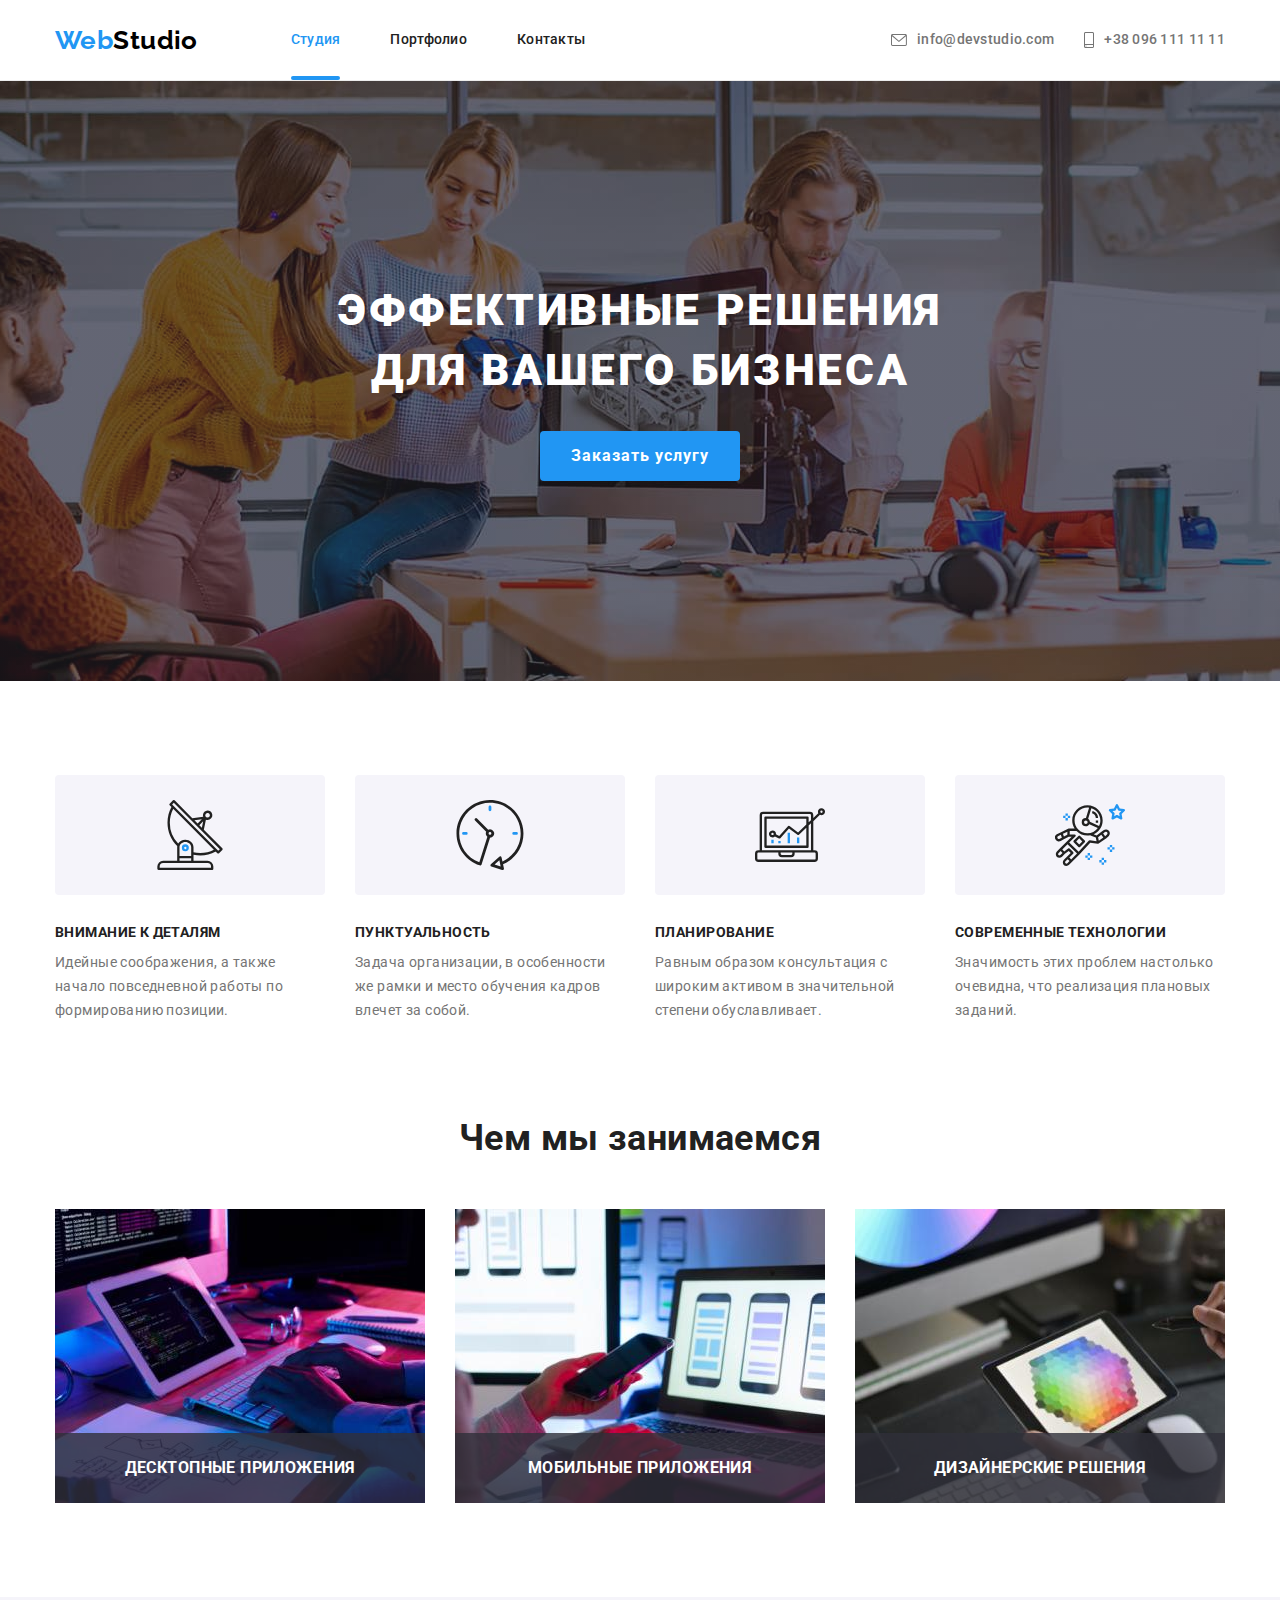
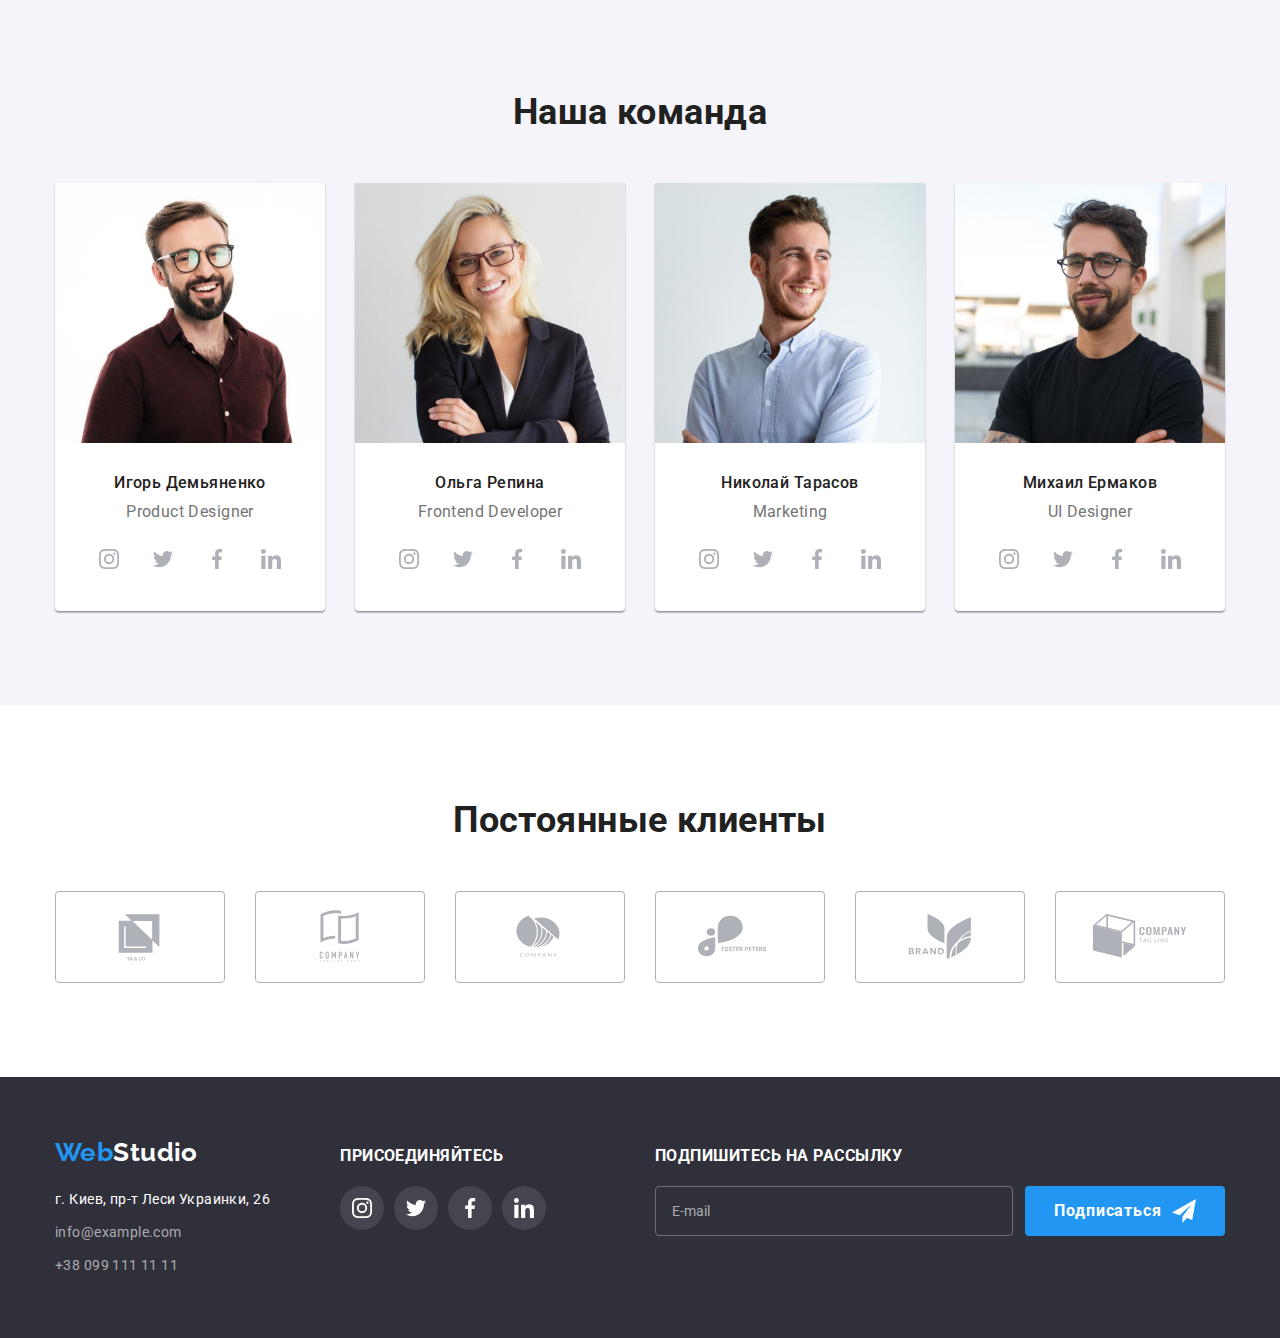
<file: index.html>
<!DOCTYPE html>
<html lang="ru">
    <head>
        <meta charset="UTF-8" />
        <meta http-equiv="X-UA-Compatible" content="IE=edge" />
        <meta name="viewport" content="width=device-width, initial-scale=1.0" />
        <link rel="preconnect" href="https://fonts.googleapis.com" />
        <link rel="preconnect" href="https://fonts.gstatic.com" crossorigin />
        <link
            href="https://fonts.googleapis.com/css2?family=Raleway:wght@700&family=Roboto:wght@400;500;700;900&display=swap"
            rel="stylesheet"
        />
        <link
            rel="stylesheet"
            href=" https://cdnjs.cloudflare.com/ajax/libs/modern-normalize/1.1.0/modern-normalize.min.css"
        />
        <link rel="stylesheet" href="./css/styles.css" />
        <title>Студия</title>
    </head>
    <body>
        <!--            Шапка страницы          -->
        <header class="header">
            <div class="container holder">
                <nav class="header-nav holder">
                    <a class="logo-header" href="./index.html"
                        ><span class="web-logo">Web</span>Studio</a
                    >
                    <ul class="navigation list holder">
                        <li class="nav-item">
                            <a class="navigation-link current" href="./index.html">Студия</a>
                        </li>
                        <li class="nav-item">
                            <a class="navigation-link" href="./portfolio.html">Портфолио</a>
                        </li>
                        <li class="nav-item">
                            <a class="navigation-link" href="">Контакты</a>
                        </li>
                    </ul>
                </nav>
                <ul class="contacts-list list holder">
                    <li class="contacts-list-item">
                        <a class="header-contacts" href="mailto:info@devstudio.com">
                            <svg class="header-contacts-icon" width="16" height="12">
                                <use href="./images/icons.svg#icon-envelope"></use>
                            </svg>
                            info@devstudio.com</a
                        >
                    </li>
                    <li class="contacts-list-item">
                        <a class="header-contacts" href="tel:+380961111111">
                            <svg class="header-contacts-icon" width="10" height="16">
                                <use href="./images/icons.svg#icon-smartphone"></use>
                            </svg>
                            +38 096 111 11 11</a
                        >
                    </li>
                </ul>
            </div>
        </header>

        <main>
            <!-- Герой -->
            <section class="hero">
                <div class="hero-box container">
                    <h1 class="hero-title">Эффективные решения для вашего бизнеса</h1>
                    <button type="button" class="hero-button" data-modal-open>
                        Заказать услугу
                    </button>
                </div>
            </section>

            <!--        Преимущества        -->

            <section class="features section">
                <div class="container features-box">
                    <ul class="features-list list holder">
                        <li class="features-item">
                            <div class="features-icon">
                                <svg width="70" height="70">
                                    <use href="./images/icons.svg#icon-antenna"></use>
                                </svg>
                            </div>
                            <h3 class="features-title">Внимание к деталям</h3>
                            <p class="features-description">
                                Идейные соображения, а также начало повседневной работы по
                                формированию позиции.
                            </p>
                        </li>
                        <li class="features-item">
                            <div class="features-icon">
                                <svg width="70" height="70">
                                    <use href="./images/icons.svg#icon-clock"></use>
                                </svg>
                            </div>
                            <h3 class="features-title">Пунктуальность</h3>
                            <p class="features-description">
                                Задача организации, в особенности же рамки и место обучения кадров
                                влечет за собой.
                            </p>
                        </li>
                        <li class="features-item icon-diagram">
                            <div class="features-icon">
                                <svg width="70" height="70">
                                    <use href="./images/icons.svg#icon-diagram"></use>
                                </svg>
                            </div>
                            <h3 class="features-title">Планирование</h3>
                            <p class="features-description">
                                Равным образом консультация с широким активом в значительной степени
                                обуславливает.
                            </p>
                        </li>
                        <li class="features-item icon-astronaut">
                            <div class="features-icon">
                                <svg width="70" height="70">
                                    <use href="./images/icons.svg#icon-astronaut"></use>
                                </svg>
                            </div>
                            <h3 class="features-title">Современные технологии</h3>
                            <p class="features-description">
                                Значимость этих проблем настолько очевидна, что реализация плановых
                                заданий.
                            </p>
                        </li>
                    </ul>
                </div>
            </section>

            <!--                        услуги                -->

            <section class="activity">
                <div class="activity-work container">
                    <h2 class="activity-work-title">Чем мы занимаемся</h2>
                    <ul class="activity-work-list list holder">
                        <li class="activity-work-item">
                            <img
                                class="activity-work-img"
                                src="./images/img1.jpg"
                                alt="Написание кода"
                                width="370"
                            />
                            <h3 class="activity-title holder">Десктопные приложения</h3>
                        </li>
                        <li class="activity-work-item">
                            <img
                                class="activity-work-img"
                                src="./images/img2.jpg"
                                alt="Адаптация сайта"
                                width="370"
                            />
                            <h3 class="activity-title holder">Мобильные приложения</h3>
                        </li>
                        <li class="activity-work-item">
                            <img
                                class="activity-work-img"
                                src="./images/img3.jpg"
                                alt="Разработка дизайна"
                                width="370"
                            />
                            <h3 class="activity-title holder">Дизайнерские решения</h3>
                        </li>
                    </ul>
                </div>
            </section>

            <!--            Наша команда        -->

            <section class="team section">
                <div class="container team-box">
                    <h2 class="team-title">Наша команда</h2>
                    <ul class="team-list list holder">
                        <li class="team-item">
                            <img src="./images/teamcard1.jpg" alt="Игорь Демьяненко" width="270" />
                            <h3 class="team-worker-title">Игорь Демьяненко</h3>
                            <p class="team-worker-speciality">Product Designer</p>
                            <ul class="team-soc list">
                                <li class="team-soc-item">
                                    <a href="" class="team-soc-link">
                                        <svg class="team-soc-icon" width="20" height="20">
                                            <use href="./images/icons.svg#icon-instagram"></use>
                                        </svg>
                                    </a>
                                </li>
                                <li class="team-soc-item">
                                    <a href="" class="team-soc-link">
                                        <svg class="team-soc-icon" width="20" height="20">
                                            <use href="./images/icons.svg#icon-twitter"></use>
                                        </svg>
                                    </a>
                                </li>
                                <li class="team-soc-item">
                                    <a href="" class="team-soc-link">
                                        <svg class="team-soc-icon" width="20" height="20">
                                            <use href="./images/icons.svg#icon-facebook"></use>
                                        </svg>
                                    </a>
                                </li>
                                <li class="team-soc-item">
                                    <a href="" class="team-soc-link">
                                        <svg class="team-soc-icon" width="20" height="20">
                                            <use href="./images/icons.svg#icon-linkedin"></use>
                                        </svg>
                                    </a>
                                </li>
                            </ul>
                        </li>
                        <li class="team-item">
                            <img src="./images/teamcard2.jpg" alt="Ольга Репина" width="270" />
                            <h3 class="team-worker-title">Ольга Репина</h3>
                            <p class="team-worker-speciality">Frontend Developer</p>
                            <ul class="team-soc list">
                                <li class="team-soc-item">
                                    <a href="" class="team-soc-link">
                                        <svg class="team-soc-icon" width="20" height="20">
                                            <use href="./images/icons.svg#icon-instagram"></use>
                                        </svg>
                                    </a>
                                </li>
                                <li class="team-soc-item">
                                    <a href="" class="team-soc-link">
                                        <svg class="team-soc-icon" width="20" height="20">
                                            <use href="./images/icons.svg#icon-twitter"></use>
                                        </svg>
                                    </a>
                                </li>
                                <li class="team-soc-item">
                                    <a href="" class="team-soc-link">
                                        <svg class="team-soc-icon" width="20" height="20">
                                            <use href="./images/icons.svg#icon-facebook"></use>
                                        </svg>
                                    </a>
                                </li>
                                <li class="team-soc-item">
                                    <a href="" class="team-soc-link">
                                        <svg class="team-soc-icon" width="20" height="20">
                                            <use href="./images/icons.svg#icon-linkedin"></use>
                                        </svg>
                                    </a>
                                </li>
                            </ul>
                        </li>
                        <li class="team-item">
                            <img src="./images/teamcard3.jpg" alt="Николай Тарасов" width="270" />
                            <h3 class="team-worker-title">Николай Тарасов</h3>
                            <p class="team-worker-speciality">Marketing</p>
                            <ul class="team-soc list">
                                <li class="team-soc-item">
                                    <a href="" class="team-soc-link">
                                        <svg class="team-soc-icon" width="20" height="20">
                                            <use href="./images/icons.svg#icon-instagram"></use>
                                        </svg>
                                    </a>
                                </li>
                                <li class="team-soc-item">
                                    <a href="" class="team-soc-link">
                                        <svg class="team-soc-icon" width="20" height="20">
                                            <use href="./images/icons.svg#icon-twitter"></use>
                                        </svg>
                                    </a>
                                </li>
                                <li class="team-soc-item">
                                    <a href="" class="team-soc-link">
                                        <svg class="team-soc-icon" width="20" height="20">
                                            <use href="./images/icons.svg#icon-facebook"></use>
                                        </svg>
                                    </a>
                                </li>
                                <li class="team-soc-item">
                                    <a href="" class="team-soc-link">
                                        <svg class="team-soc-icon" width="20" height="20">
                                            <use href="./images/icons.svg#icon-linkedin"></use>
                                        </svg>
                                    </a>
                                </li>
                            </ul>
                        </li>
                        <li class="team-item">
                            <img src="./images/teamcard4.jpg" alt="Михаил Ермаков" width="270" />
                            <h3 class="team-worker-title">Михаил Ермаков</h3>
                            <p class="team-worker-speciality">UI Designer</p>
                            <ul class="team-soc list">
                                <li class="team-soc-item">
                                    <a href="" class="team-soc-link">
                                        <svg class="team-soc-icon" width="20" height="20">
                                            <use href="./images/icons.svg#icon-instagram"></use>
                                        </svg>
                                    </a>
                                </li>
                                <li class="team-soc-item">
                                    <a href="" class="team-soc-link">
                                        <svg class="team-soc-icon" width="20" height="20">
                                            <use href="./images/icons.svg#icon-twitter"></use>
                                        </svg>
                                    </a>
                                </li>
                                <li class="team-soc-item">
                                    <a href="" class="team-soc-link">
                                        <svg class="team-soc-icon" width="20" height="20">
                                            <use href="./images/icons.svg#icon-facebook"></use>
                                        </svg>
                                    </a>
                                </li>
                                <li class="team-soc-item">
                                    <a href="" class="team-soc-link">
                                        <svg class="team-soc-icon" width="20" height="20">
                                            <use href="./images/icons.svg#icon-linkedin"></use>
                                        </svg>
                                    </a>
                                </li>
                            </ul>
                        </li>
                    </ul>
                </div>
            </section>
        </main>

        <!--                     Наши клиенты                    -->
        <section class="clients section">
            <div class="clients-box container">
                <h2 class="clients-title">Постоянные клиенты</h2>
                <ul class="clients-list holder list">
                    <li class="clients-list-item">
                        <a class="clients-list-link holder" href="">
                            <svg class="client-icon" width="106" height="60">
                                <use href="./images/icons.svg#icon-company-1"></use>
                            </svg>
                        </a>
                    </li>
                    <li class="clients-list-item">
                        <a class="clients-list-link holder" href="">
                            <svg class="client-icon" width="106" height="60">
                                <use href="./images/icons.svg#icon-company-2"></use>
                            </svg>
                        </a>
                    </li>
                    <li class="clients-list-item">
                        <a class="clients-list-link holder" href="">
                            <svg class="client-icon" width="106" height="60">
                                <use href="./images/icons.svg#icon-company-3"></use>
                            </svg>
                        </a>
                    </li>
                    <li class="clients-list-item">
                        <a class="clients-list-link holder" href="">
                            <svg class="client-icon" width="106" height="60">
                                <use href="./images/icons.svg#icon-company-4"></use>
                            </svg>
                        </a>
                    </li>
                    <li class="clients-list-item">
                        <a class="clients-list-link holder" href="">
                            <svg class="client-icon" width="106" height="60">
                                <use href="./images/icons.svg#icon-company-5"></use>
                            </svg>
                        </a>
                    </li>
                    <li class="clients-list-item">
                        <a class="clients-list-link holder" href="">
                            <svg class="client-icon" width="106" height="60">
                                <use href="./images/icons.svg#icon-company-6"></use>
                            </svg>
                        </a>
                    </li>
                </ul>
            </div>
        </section>

        <!--               Подвал                        -->

        <footer class="footer">
            <div class="footer-box container holder">
                <div class="footer-address">
                    <a class="logo-footer" href="./index.html"
                        ><span class="web-logo">Web</span>Studio</a
                    >
                    <address>
                        <ul class="footer-list list">
                            <li class="footer-list-item">
                                <a
                                    class="map"
                                    href="https://goo.gl/maps/n5isGS4fZseWLgrKA"
                                    target="_blank"
                                    >г. Киев, пр-т Леси Украинки, 26</a
                                >
                            </li>
                            <li class="footer-list-item">
                                <a class="contacts-footer" href="mailto:info@example.com"
                                    >info@example.com</a
                                >
                            </li>
                            <li class="footer-list-item">
                                <a class="contacts-footer" href="tel:+380991111111"
                                    >+38 099 111 11 11</a
                                >
                            </li>
                        </ul>
                    </address>
                </div>
                <div class="footer-join">
                    <h3 class="footer-join-title">Присоединяйтесь</h3>
                    <ul class="footer-join-list holder list">
                        <li class="footer-join-item">
                            <a class="footer-join-link" href="">
                                <svg class="footer-join-icon" width="20" height="20">
                                    <use href="./images/icons.svg#icon-instagram"></use>
                                </svg>
                            </a>
                        </li>
                        <li class="footer-join-item">
                            <a class="footer-join-link" href="">
                                <svg class="footer-join-icon" width="20" height="20">
                                    <use href="./images/icons.svg#icon-twitter"></use>
                                </svg>
                            </a>
                        </li>
                        <li class="footer-join-item">
                            <a class="footer-join-link" href="">
                                <svg class="footer-join-icon" width="20" height="20">
                                    <use href="./images/icons.svg#icon-facebook"></use>
                                </svg>
                            </a>
                        </li>
                        <li class="footer-join-item">
                            <a class="footer-join-link" href="">
                                <svg class="footer-join-icon" width="20" height="20">
                                    <use href="./images/icons.svg#icon-linkedin"></use>
                                </svg>
                            </a>
                        </li>
                    </ul>
                </div>
                <div class="subscribe-box">
                    <h3 class="subscribe-title">Подпишитесь на рассылку</h3>
                    <form class="subscribe holder">
                        <input type="email" name="mail" id="mail" placeholder="E-mail" />
                        <button class="subscribe-button holder" type="submit">
                            Подписаться
                            <svg class="subscribe-icon" width="24" height="24">
                                <use href="./images/icons.svg#icon-send"></use>
                            </svg>
                        </button>
                    </form>
                </div>
            </div>
        </footer>
        <div class="backdrop is-hidden" data-modal>
            <div class="modal">
                <button class="close-button holder" data-modal-close>
                    <svg class="close-black" width="11" height="11">
                        <use href="./images/icons.svg#icon-close-black"></use>
                    </svg>
                </button>
                <p class="modal-title">Оставьте свои данные, мы вам перезвоним</p>
                <form>
                    <div class="form-box">
                        <label class="modal-label" for="name">Имя</label>
                        <div class="modal-box">
                            <input class="modal-input" id="name" name="name" type="text" />
                            <svg class="modal-icon" width="18" height="18">
                                <use href="./images/icons.svg#icon-modal-user"></use>
                            </svg>
                        </div>
                    </div>

                    <div class="form-box">
                        <label class="modal-label" for="tel">Телефон</label>
                        <div class="modal-box">
                            <input class="modal-input" id="tel" name="tel" type="tel" />
                            <svg class="modal-icon" width="18" height="18">
                                <use href="./images/icons.svg#icon-modal-tel"></use>
                            </svg>
                        </div>
                    </div>

                    <div class="form-box">
                        <label class="modal-label" for="email">Почта</label>
                        <div class="modal-box">
                            <input class="modal-input" id="email" name="email" type="email" />
                            <svg class="modal-icon" width="18" height="18">
                                <use href="./images/icons.svg#icon-modal-mail"></use>
                            </svg>
                        </div>
                    </div>

                    <div class="comment-box">
                        <label class="modal-label" for="comment">Комментарий</label>
                        <textarea
                            class="modal-comment"
                            name="comment"
                            id="comment"
                            placeholder="Введите текст"
                        ></textarea>
                    </div>

                    <div class="checkbox-box holder">
                        <input
                            class="modal-checkbox visually-hidden"
                            type="checkbox"
                            name="checkbox"
                            id="checkbox"
                            value="true"
                        />
                        <label class="label-checkbox holder" for="checkbox">
                            <span class="icon-box holder">
                                <svg class="icon-checkbox" width="16" height="15">
                                    <use href="./images/icons.svg#icon-modal-vector"></use>
                                </svg>
                            </span>
                            Соглашаюсь с рассылкой и принимаю
                            <a class="link-checkbox" href="">Условия договора</a>
                        </label>
                    </div>

                    <button class="modal-send-button" type="submit">Отправить</button>
                </form>
            </div>
        </div>
        <script src="./js/modal.js"></script>
    </body>
</html>
</file>
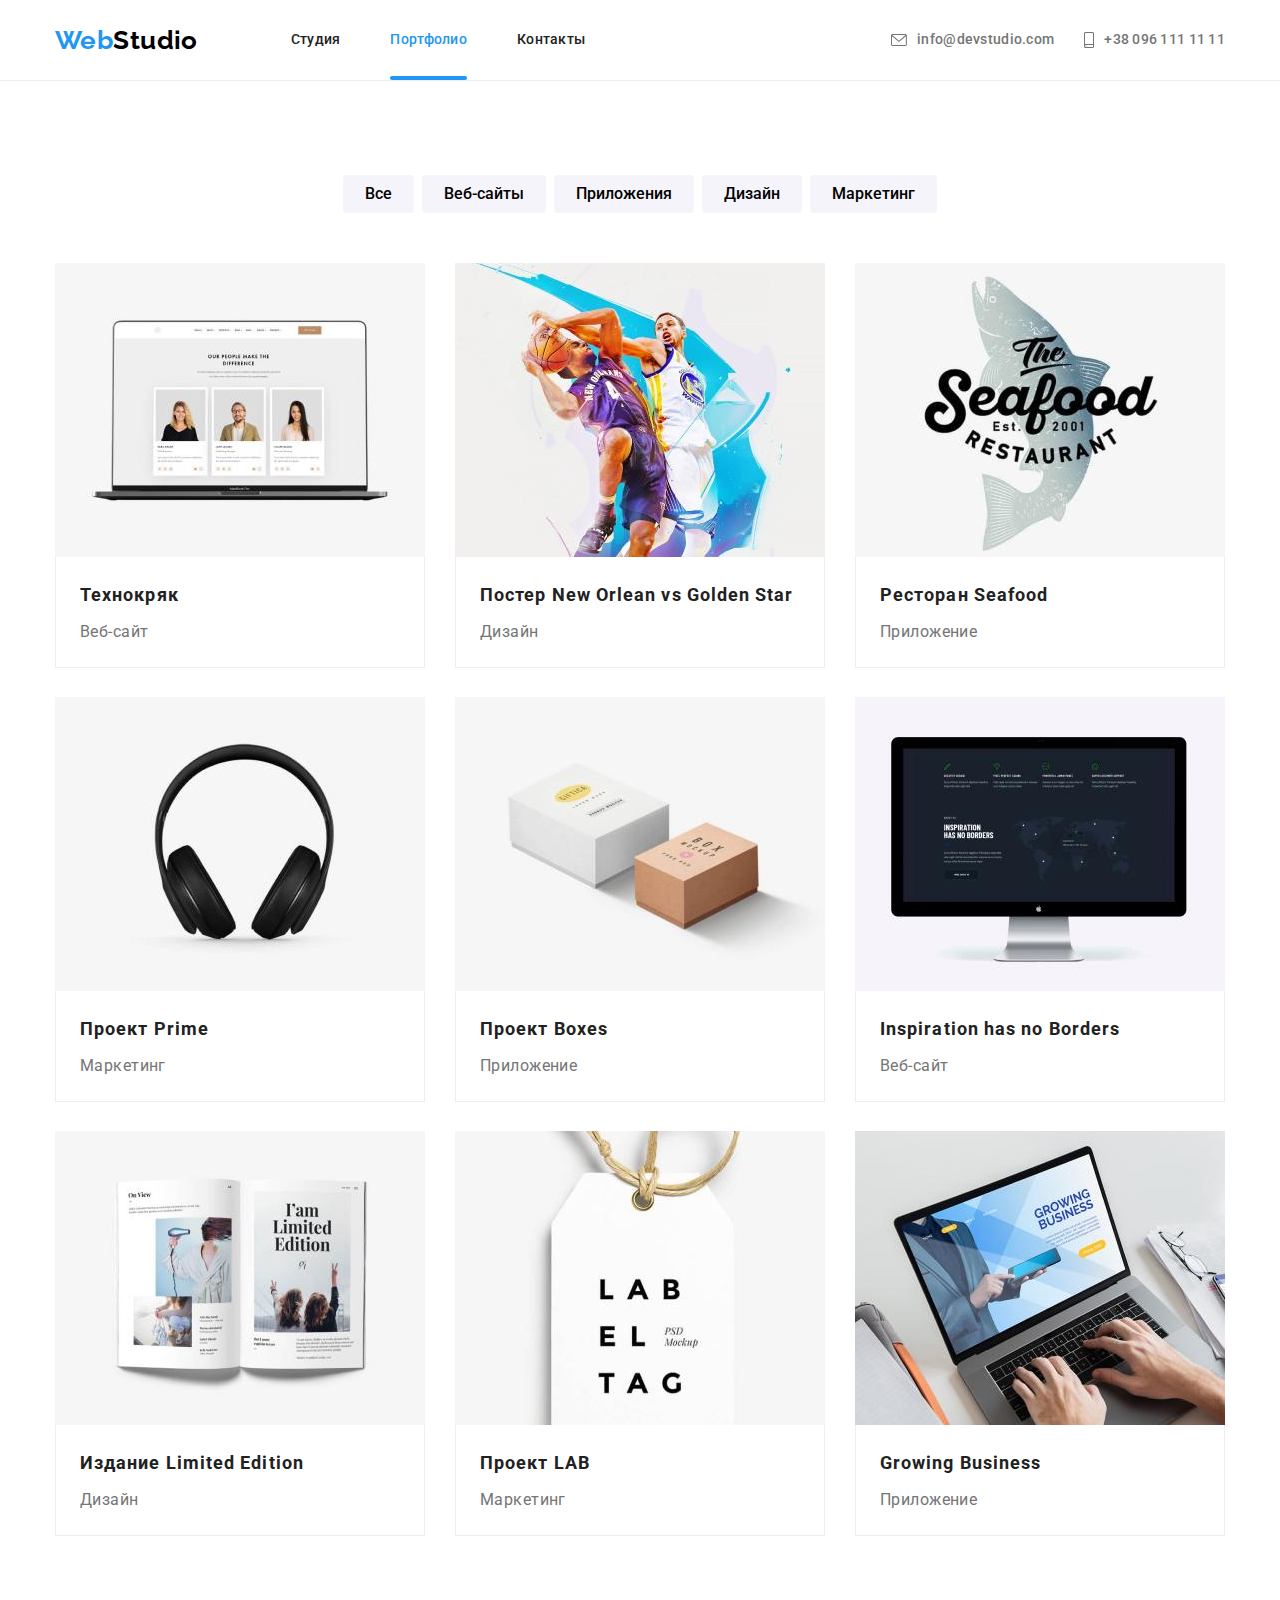
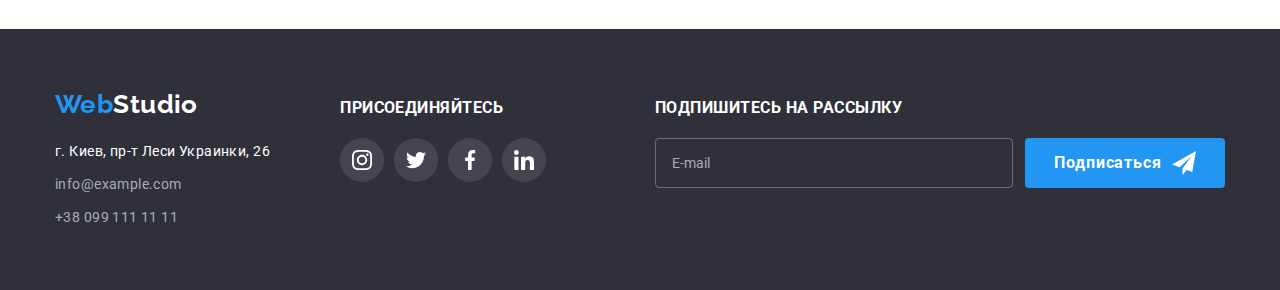
<file: portfolio.html>
<!DOCTYPE html>
<html lang="ru">
    <head>
        <meta charset="UTF-8" />
        <meta http-equiv="X-UA-Compatible" content="IE=edge" />
        <meta name="viewport" content="width=device-width, initial-scale=1.0" />
        <link rel="preconnect" href="https://fonts.googleapis.com" />
        <link rel="preconnect" href="https://fonts.gstatic.com" crossorigin />
        <link
            href="https://fonts.googleapis.com/css2?family=Raleway:wght@700&family=Roboto:wght@400;500;700;900&display=swap"
            rel="stylesheet"
        />
        <link
            rel="stylesheet"
            href=" https://cdnjs.cloudflare.com/ajax/libs/modern-normalize/1.1.0/modern-normalize.min.css"
        />
        <link rel="stylesheet" href="./css/styles.css" />
        <title>Портфолио</title>
    </head>
    <body>
        <!--                Шапка страницы               -->
        <header class="header">
            <div class="container holder">
                <nav class="header-nav holder">
                    <a class="logo-header" href="./index.html"
                        ><span class="web-logo">Web</span>Studio</a
                    >
                    <ul class="navigation list holder">
                        <li class="nav-item">
                            <a class="navigation-link" href="./index.html">Студия</a>
                        </li>
                        <li class="nav-item">
                            <a class="navigation-link current" href="./portfolio.html">Портфолио</a>
                        </li>
                        <li class="nav-item">
                            <a class="navigation-link" href="">Контакты</a>
                        </li>
                    </ul>
                </nav>
                <ul class="contacts-list list holder">
                    <li class="contacts-list-item">
                        <a class="header-contacts holder" href="mailto:info@devstudio.com">
                            <svg class="header-contacts-icon" width="16" height="12">
                                <use href="./images/icons.svg#icon-envelope"></use>
                            </svg>
                            info@devstudio.com</a
                        >
                    </li>
                    <li class="contacts-list-item">
                        <a class="header-contacts" href="tel:+380961111111">
                            <svg class="header-contacts-icon" width="10" height="16">
                                <use href="./images/icons.svg#icon-smartphone"></use>
                            </svg>
                            +38 096 111 11 11</a
                        >
                    </li>
                </ul>
            </div>
        </header>
        <!-- Портфолио Портфолио Портфолио Портфолио Портфолио Портфолио -->
        <main>
            <section class="porfolio section">
                <div class="container porfolio-box holder">
                    <h1 hidden>Портфолио</h1>
                    <ul class="porfolio-list list holder">
                        <li class="portfolio-btn">
                            <button type="button" class="portfolio-filter">Все</button>
                        </li>
                        <li class="portfolio-btn">
                            <button type="button" class="portfolio-filter">Веб-сайты</button>
                        </li>
                        <li class="portfolio-btn">
                            <button type="button" class="portfolio-filter">Приложения</button>
                        </li>
                        <li class="portfolio-btn">
                            <button type="button" class="portfolio-filter">Дизайн</button>
                        </li>
                        <li class="portfolio-btn">
                            <button type="button" class="portfolio-filter">Маркетинг</button>
                        </li>
                    </ul>
                    <ul class="portfolio-cards list holder">
                        <li class="portfolio-cards-item">
                            <a class="portfolio-link" href="">
                                <div class="portfolio-thumb">
                                    <img
                                        class="portfolio-img"
                                        src="./images/portfolio1.jpg"
                                        alt="Фото трёх сотрудников"
                                        width="370"
                                    />
                                    <p class="portfolio-overlay">
                                        Ресурс предлагает комплексные предложения с разным уровнем
                                        функционала и сервисов. Все это позволит посетителю получить
                                        исчерпывающие сведения о компании или частном лице.
                                    </p>
                                </div>
                                <div class="portfolio-card-content">
                                    <h3 class="portfolio-title">Технокряк</h3>
                                    <p class="portfolio-description">Веб-сайт</p>
                                </div>
                            </a>
                        </li>
                        <li class="portfolio-cards-item">
                            <a class="portfolio-link" href="">
                                <div class="portfolio-thumb">
                                    <img
                                        src="./images/portfolio2.jpg"
                                        alt="Два баскетболиста"
                                        width="370"
                                    />
                                    <p class="portfolio-overlay">
                                        Ресурс предлагает комплексные предложения с разным уровнем
                                        функционала и сервисов. Все это позволит посетителю получить
                                        исчерпывающие сведения о компании или частном лице.
                                    </p>
                                </div>
                                <div class="portfolio-card-content">
                                    <h3 class="portfolio-title">
                                        Постер New Orlean vs Golden Star
                                    </h3>
                                    <p class="portfolio-description">Дизайн</p>
                                </div>
                            </a>
                        </li>
                        <li class="portfolio-cards-item">
                            <a class="portfolio-link" href="">
                                <div class="portfolio-thumb">
                                    <img
                                        src="./images/portfolio3.jpg"
                                        alt="Логотип ресторана морская еда"
                                        width="370"
                                    />
                                    <p class="portfolio-overlay">
                                        Ресурс предлагает комплексные предложения с разным уровнем
                                        функционала и сервисов. Все это позволит посетителю получить
                                        исчерпывающие сведения о компании или частном лице.
                                    </p>
                                </div>
                                <div class="portfolio-card-content">
                                    <h3 class="portfolio-title">Ресторан Seafood</h3>
                                    <p class="portfolio-description">Приложение</p>
                                </div>
                            </a>
                        </li>
                        <li class="portfolio-cards-item">
                            <a class="portfolio-link" href="">
                                <div class="portfolio-thumb">
                                    <img src="./images/portfolio4.jpg" alt="Наушники" width="370" />
                                    <p class="portfolio-overlay">
                                        Ресурс предлагает комплексные предложения с разным уровнем
                                        функционала и сервисов. Все это позволит посетителю получить
                                        исчерпывающие сведения о компании или частном лице.
                                    </p>
                                </div>
                                <div class="portfolio-card-content">
                                    <h3 class="portfolio-title">Проект Prime</h3>
                                    <p class="portfolio-description">Маркетинг</p>
                                </div>
                            </a>
                        </li>
                        <li class="portfolio-cards-item">
                            <a class="portfolio-link" href="">
                                <div class="portfolio-thumb">
                                    <img
                                        src="./images/portfolio5.jpg"
                                        alt="Две коробки"
                                        width="370"
                                    />
                                    <p class="portfolio-overlay">
                                        Ресурс предлагает комплексные предложения с разным уровнем
                                        функционала и сервисов. Все это позволит посетителю получить
                                        исчерпывающие сведения о компании или частном лице.
                                    </p>
                                </div>
                                <div class="portfolio-card-content">
                                    <h3 class="portfolio-title">Проект Boxes</h3>
                                    <p class="portfolio-description">Приложение</p>
                                </div>
                            </a>
                        </li>
                        <li class="portfolio-cards-item">
                            <a class="portfolio-link" href="">
                                <div class="portfolio-thumb">
                                    <img
                                        src="./images/portfolio6.jpg"
                                        alt="Монитор мака"
                                        width="370"
                                    />
                                    <p class="portfolio-overlay">
                                        Ресурс предлагает комплексные предложения с разным уровнем
                                        функционала и сервисов. Все это позволит посетителю получить
                                        исчерпывающие сведения о компании или частном лице.
                                    </p>
                                </div>
                                <div class="portfolio-card-content">
                                    <h3 class="portfolio-title">Inspiration has no Borders</h3>
                                    <p class="portfolio-description">Веб-сайт</p>
                                </div>
                            </a>
                        </li>
                        <li class="portfolio-cards-item">
                            <a class="portfolio-link" href="">
                                <div class="portfolio-thumb">
                                    <img src="./images/portfolio7.jpg" alt="Журнал" width="370" />
                                    <p class="portfolio-overlay">
                                        Ресурс предлагает комплексные предложения с разным уровнем
                                        функционала и сервисов. Все это позволит посетителю получить
                                        исчерпывающие сведения о компании или частном лице.
                                    </p>
                                </div>
                                <div class="portfolio-card-content">
                                    <h3 class="portfolio-title">Издание Limited Edition</h3>
                                    <p class="portfolio-description">Дизайн</p>
                                </div>
                            </a>
                        </li>
                        <li class="portfolio-cards-item">
                            <a class="portfolio-link" href="">
                                <div class="portfolio-thumb">
                                    <img
                                        src="./images/portfolio8.jpg"
                                        alt="Дизайн бирки"
                                        width="370"
                                    />
                                    <p class="portfolio-overlay">
                                        Ресурс предлагает комплексные предложения с разным уровнем
                                        функционала и сервисов. Все это позволит посетителю получить
                                        исчерпывающие сведения о компании или частном лице.
                                    </p>
                                </div>
                                <div class="portfolio-card-content">
                                    <h3 class="portfolio-title">Проект LAB</h3>
                                    <p class="portfolio-description">Маркетинг</p>
                                </div>
                            </a>
                        </li>
                        <li class="portfolio-cards-item">
                            <a class="portfolio-link" href="">
                                <div class="portfolio-thumb">
                                    <img src="./images/portfolio9.jpg" alt="Руки на клавиатуре ноутбука" width="370"/>
                                    <p class="portfolio-overlay">
                                        Ресурс предлагает комплексные предложения с разным уровнем
                                        функционала и сервисов. Все это позволит посетителю получить
                                        исчерпывающие сведения о компании или частном лице.
                                    </p>
                                </div>
                                <div class="portfolio-card-content">
                                    <h3 class="portfolio-title">Growing Business</h3>
                                    <p class="portfolio-description">Приложение</p>
                                </div>
                            </a>
                        </li>
                    </ul>
                </div>
            </section>
        </main>
        <!-- Подвал -->
        <footer class="footer">
            <div class="footer-box container holder">
                <div class="footer-address">
                    <a class="logo-footer" href="./index.html"
                        ><span class="web-logo">Web</span>Studio</a
                    >
                    <address>
                        <ul class="footer-list list">
                            <li class="footer-list-item">
                                <a
                                    class="map"
                                    href="https://goo.gl/maps/n5isGS4fZseWLgrKA"
                                    target="_blank"
                                    >г. Киев, пр-т Леси Украинки, 26</a
                                >
                            </li>
                            <li class="footer-list-item">
                                <a class="contacts-footer" href="mailto:info@example.com"
                                    >info@example.com</a
                                >
                            </li>
                            <li class="footer-list-item">
                                <a class="contacts-footer" href="tel:+380991111111"
                                    >+38 099 111 11 11</a
                                >
                            </li>
                        </ul>
                    </address>
                </div>
                <div class="footer-join">
                    <h3 class="footer-join-title">Присоединяйтесь</h3>
                    <ul class="footer-join-list holder list">
                        <li class="footer-join-item">
                            <a class="footer-join-link" href="">
                                <svg class="footer-join-icon" width="20" height="20">
                                    <use href="./images/icons.svg#icon-instagram"></use>
                                </svg>
                            </a>
                        </li>
                        <li class="footer-join-item">
                            <a class="footer-join-link" href="">
                                <svg class="footer-join-icon" width="20" height="20">
                                    <use href="./images/icons.svg#icon-twitter"></use>
                                </svg>
                            </a>
                        </li>
                        <li class="footer-join-item">
                            <a class="footer-join-link" href="">
                                <svg class="footer-join-icon" width="20" height="20">
                                    <use href="./images/icons.svg#icon-facebook"></use>
                                </svg>
                            </a>
                        </li>
                        <li class="footer-join-item">
                            <a class="footer-join-link" href="">
                                <svg class="footer-join-icon" width="20" height="20">
                                    <use href="./images/icons.svg#icon-linkedin"></use>
                                </svg>
                            </a>
                        </li>
                    </ul>
                </div>
                <div class="subscribe-box">
                    <h3 class="subscribe-title">Подпишитесь на рассылку</h3>
                <form class="subscribe holder">
                    <input type="email" name="mail" id="mail" placeholder="E-mail">
                    <button class="subscribe-button holder" type="submit">Подписаться
                        <svg class="subscribe-icon" width="24" height="24">
                            <use href="./images/icons.svg#icon-send"></use>
                        </svg>
                    </button>
                </form>
                </div>
            </div>
        </footer>
    </body>
</html>
</file>
<file: css/styles.css>
/* общие */
:root {
    --our-team-bg-color: #f5f4fa;
    --footer-hero-bg-color: #2f303a;
    --logo-color: #000000;
    --secondary-color: #757575;
    --text-color: #ffffff;
    --accent-color: #2196f3;
    --button-hover-color: #188ce8;
    --transparent-color: rgba(255, 255, 255, 0.6);
    --border-line-color: #ececec;
    --portfolio-border-color: #eeeeee;
    --icon-hover-color: #ffffff;
    --icon-fill: #afb1b8;
    --clients-border-color: rgba(175, 177, 184, 1);
    --footer-bg-soc: rgba(255, 255, 255, 0.1);
    --bg-color: #ffffff;
    --modal-border-color: rgba(33, 33, 33, 0.2);
    --border-subscribe: 1px solid rgba(255, 255, 255, 0.3);
    --transition-color: color 250ms cubic-bezier(0.4, 0, 0.2, 1);
    --transition-bg-color: background-color 250ms cubic-bezier(0.4, 0, 0.2, 1);
    --transition-box-shadow: box-shadow 250ms cubic-bezier(0.4, 0, 0.2, 1);
    --transition-fill: fill 250ms cubic-bezier(0.4, 0, 0.2, 1);
    --transition-border-color: border-color 250ms cubic-bezier(0.4, 0, 0.2, 1);
    --transition-transform: transform 250ms cubic-bezier(0.4, 0, 0.2, 1);
    --transition-opacity: opacity 250ms cubic-bezier(0.4, 0, 0.2, 1);
    --cubik: 250ms cubic-bezier(0.4, 0, 0.2, 1);
}

html {
    box-sizing: border-box;
}

*,
*::before,
*::after {
    box-sizing: inherit;
}

body {
    background-color: #ffffff;
    color: #212121;
    font-family: 'Roboto', sans-serif;
    font-size: 14px;
    font-weight: normal;
    letter-spacing: 0.03em;
    margin: 0;
}
p,
h1,
h2,
h3 {
    margin: 0;
}

ul {
    margin: 0;
    padding: 0;
}

img {
    display: block;
    max-width: 100%;
    height: auto;
}

.list {
    list-style: none;
}

.container {
    width: 1200px;
    padding-left: 15px;
    padding-right: 15px;
    margin-left: auto;
    margin-right: auto;
}
.section {
    padding: 94px 0;
}

.holder {
    display: flex;
    align-items: center;
    justify-content: center;
}

.visually-hidden {
    position: absolute;
    width: 1px;
    height: 1px;
    margin: -1px;
    border: 0;
    padding: 0;

    white-space: nowrap;
    clip-path: inset(100%);
    clip: rect(0 0 0 0);
    overflow: hidden;
}

/* хедер хедер хедер хедер хедер хедер хедер хедер хедер хедер */

.header {
    border-bottom: 1px solid var(--border-line-color);
}

.header-nav {
}

.web-logo {
    color: var(--accent-color);
}

.logo-header,
.logo-footer {
    color: var(--logo-color);
    text-decoration: none;
    font-family: 'Raleway', sans-serif;
    font-size: 26px;
    font-weight: 700;
    line-height: 1.19;
}

.logo-header {
    margin-right: 93px;
}

.nav-item {
    position: relative;
}

.navigation .nav-item:not(:last-child) {
    margin-right: 50px;
}

.navigation-link {
    color: #212121;
    text-decoration: none;
    font-weight: 500;
    line-height: 1.14;
    letter-spacing: 0.02em;
    padding: 32px 0;
    display: block;
    transition: var(--transition-color);
}

.contacts-list {
    margin-left: auto;
}

.contacts-list-item:not(:last-child) {
    margin-right: 30px;
}

.header-contacts {
    color: var(--secondary-color);
    text-decoration: none;
    font-weight: 500;
    line-height: 1.14;
    letter-spacing: 0.02em;
    padding: 32px 0;
    display: block;
    display: flex;
    align-items: center;
    justify-content: center;
    transition: var(--transition-color);
}

.header-contacts-icon {
    margin-right: 10px;
    vertical-align: middle;
    fill: currentColor;
}

.header-contacts:hover,
.header-contacts:focus {
    color: var(--accent-color);
}

.current {
    color: var(--accent-color);
}

.navigation-link.current::after {
    position: absolute;
    bottom: 0;
    border-radius: 2px;
    content: '';
    width: 100%;
    height: 4px;
    background-color: var(--accent-color);
    display: block;
}

/* Герой Герой Герой Герой Герой Герой Герой Герой Герой Герой */

.hero {
    background-color: var(--footer-hero-bg-color);
    text-align: center;
    padding: 200px 0;
    max-width: 1600px;
    height: 600px;
    background-image: linear-gradient(rgba(47, 48, 58, 0.4), rgba(47, 48, 58, 0.4)),
        url(../images/Img.jpg);
    background-size: cover;
    background-position: center;
    background-repeat: no-repeat;
}

.hero-box {
}

.hero-title {
    color: var(--text-color);
    font-size: 44px;
    text-transform: uppercase;
    font-weight: 900;
    line-height: 1.36;
    letter-spacing: 0.06em;
    width: 696px;
    margin-bottom: 30px;
    margin-left: auto;
    margin-right: auto;
}

.hero-button,
.subscribe-button,
.modal-send-button {
    border-radius: 4px;
    background-color: var(--accent-color);
    color: var(--text-color);
    border: none;
    cursor: pointer;
    min-width: 200px;
    height: 50px;
    font-size: 16px;
    font-family: inherit;
    font-weight: 700;
    line-height: 1.88;
    letter-spacing: 0.06em;
    transition: background-color var(--cubik);
    transition: box-shadow var(--cubik);
}

.hero-button:hover,
.subscribe-button:hover,
.modal-send-button:hover,
.hero-button:focus,
.subscribe-button:focus,
.modal-send-button:focus {
    background-color: var(--button-hover-color);
    box-shadow: 0px 4px 4px rgba(0, 0, 0, 0.15);
}

/* главный контент*/

/* преимущества преимущества преимущества преимущества */

.features {
}
.features-box {
}
.features-list {
}

.features-item {
    width: 270px;
}

.features-icon {
    display: flex;
    align-items: center;
    justify-content: center;
    height: 120px;
    background-color: var(--our-team-bg-color);
    border-radius: 4px;
    margin-bottom: 30px;
}

.features-item:not(:last-child) {
    margin-right: 30px;
}

.features-title {
    font-weight: 700;
    line-height: 1.14;
    font-size: 14px;
    text-transform: uppercase;
    margin-bottom: 10px;
}

.features-description {
    color: var(--secondary-color);
    line-height: 1.71;
}

/*                Услуги             */

.activity {
    padding-bottom: 94px;
}

.activity-work-title {
    font-weight: 700;
    font-size: 36px;
    line-height: 1.17;
    text-align: center;
    margin-bottom: 50px;
}

.activity-work-list {
}
.activity-work-item:not(:last-child) {
    margin-right: 30px;
}
.activity-work-img {
}

.activity-work-item {
    position: relative;
}

.activity-title {
    position: absolute;
    bottom: 0;
    width: 100%;
    height: 70px;
    background-color: rgba(47, 48, 58, 0.8);
    font-weight: 700;
    line-height: 1.14;
    text-transform: uppercase;
    color: var(--text-color);
}

/* наша команда наша команда наша команда наша команда */

.team {
    background-color: var(--our-team-bg-color);
}

.team-box {
}
.team-title {
    font-weight: 700;
    font-size: 36px;
    line-height: 1.17;
    text-align: center;
    margin-bottom: 50px;
}
.team-list {
}
.team-item:not(:last-child) {
    margin-right: 30px;
}

.team-item {
    background: var(--text-color);
    box-shadow: 0px 1px 3px rgba(0, 0, 0, 0.12), 0px 1px 1px rgba(0, 0, 0, 0.14),
        0px 2px 1px rgba(0, 0, 0, 0.2);
    border-radius: 0px 0px 4px 4px;
}

.team-worker-title {
    font-weight: 500;
    font-size: 16px;
    line-height: 1.19;
    text-align: center;
    padding-top: 30px;
}
.team-worker-speciality {
    color: var(--secondary-color);
    font-size: 16px;
    line-height: 1.19;
    text-align: center;
    margin-top: 10px;
    margin-bottom: 16px;
}

.team-soc {
    display: flex;
    justify-content: center;
    gap: 10px;
    padding-bottom: 30px;
}

.team-soc-link {
    width: 44px;
    height: 44px;
    border-radius: 50%;
    display: flex;
    align-items: center;
    justify-content: center;
    transition: var(--transition-bg-color);
}

.team-soc-link:hover,
.team-soc-link:focus {
    background-color: var(--accent-color);
}

.team-soc-icon {
    fill: var(--icon-fill);
    transition: var(--transition-fill);
}

.team-soc-link:hover .team-soc-icon,
.team-soc-link:focus .team-soc-icon {
    fill: var(--icon-hover-color);
}

/*----------------------Наши клиенты---------------------*/
.clients-box {
}

.clients-title {
    font-weight: 700;
    font-size: 36px;
    line-height: 1.17;
    text-align: center;
    margin-bottom: 50px;
}

.clients-list {
    gap: 30px;
}

.clients-list-item {
}

.clients-list-link {
    fill: var(--icon-fill);
    width: 170px;
    height: 92px;
    border: 1px solid var(--clients-border-color);
    border-radius: 4px;
    transition: var(--transition-border-color), var(--transition-fill);
}

.clients-list-link:hover,
.clients-list-link:focus {
    fill: var(--accent-color);
    border-color: var(--accent-color);
}

/* футер футер футер футер футер футер футер футер футер */

.footer {
    background-color: var(--footer-hero-bg-color);
    padding: 60px 0;
}

.footer-box {
    align-items: baseline;
}

.footer-address {
    margin-right: 70px;
}

.logo-footer {
    color: var(--text-color);
    text-decoration: none;
    font-size: 26px;
}

.footer-list {
    line-height: 1.71;
    font-style: normal;
    margin-top: 20px;
}

.map {
    color: var(--text-color);
    text-decoration: none;
    line-height: 1.71;
    transition: var(--transition-color);
}

.footer-list-item:not(:last-child) {
    margin-bottom: 9px;
}

.contacts-footer {
    color: var(--transparent-color);
    text-decoration: none;
    line-height: 1.71;
    transition: var(--transition-color);
}

.navigation-link:hover,
.navigation-link:focus,
.contacts-footer:hover,
.contacts-footer:focus,
.map:hover,
.map:focus {
    color: var(--accent-color);
}

.footer-join {
    width: 206px;
    margin-right: auto;
}

.footer-join-title,
.subscribe-title {
    font-weight: 700;
    line-height: 1.14;
    letter-spacing: 0.03em;
    text-transform: uppercase;
    color: var(--text-color);
    margin-bottom: 20px;
}

.footer-join-list {
    gap: 10px;
}

.footer-join-item {
}

.footer-join-link {
    width: 44px;
    height: 44px;
    border-radius: 50%;
    display: flex;
    align-items: center;
    justify-content: center;
    background-color: var(--footer-bg-soc);
    transition: var(--transition-bg-color);
}

.footer-join-link:hover,
.footer-join-link:focus {
    background-color: var(--accent-color);
}

.footer-join-link {
    fill: var(--text-color);
}

.subscribe-box {
}

.subscribe input {
    width: 358px;
    height: 50px;
    margin-right: 12px;
    padding: 15px 0 15px 16px;
    border-radius: 4px;
    border: var(--border-subscribe);
    background-color: rgba(255, 255, 255, 0);
    outline: none;
    color: var(--text-color);
}

.subscribe input:focus {
    border-color: var(--accent-color);
}

.subscribe input::placeholder {
    color: rgba(255, 255, 255, 0.6);
}

.subscribe-icon {
    margin-left: 10px;
}

/* --------------------МОДАЛКА------------------------------------ */
.backdrop {
    position: fixed;
    top: 0;
    left: 0;
    width: 100%;
    height: 100%;
    background-color: rgba(0, 0, 0, 0.2);
    opacity: 1;
    transition: var(--transition-opacity);
}

.backdrop.is-hidden {
    opacity: 0;
    pointer-events: none;
}

.backdrop.is-hidden .modal {
    transform: translate(-50%, -50%) scale(0.2) rotate(0);
}

.modal {
    position: absolute;
    height: 581px;
    width: 528px;
    padding: 40px;
    border-radius: 4px;
    background-color: var(--bg-color);
    top: 50%;
    left: 50%;
    transform: translate(-50%, -50%) scale(1) rotate(360deg);
    transition: var(--transition-transform);
}

.close-button {
    position: absolute;
    top: 8px;
    right: 8px;
    width: 30px;
    height: 30px;
    border-radius: 50%;
    border: 1px solid rgba(0, 0, 0, 0.1);
    background-color: var(--bg-color);
    cursor: pointer;
    outline: none;
    transition: fill var(--cubik);
}

.close-button:hover,
.close-button:focus {
    fill: var(--accent-color);
}

.modal-title {
    font-weight: 700;
    font-size: 20px;
    line-height: 1.15;
    text-align: center;
    margin-bottom: 12px;
}

.form-box {
    margin-bottom: 10px;
}

.modal-label {
    font-size: 12px;
    line-height: 1.17;
    letter-spacing: 0.01em;
    color: var(--secondary-color);
    margin-bottom: 4px;
    display: block;
}

.modal-box {
    position: relative;
}

.modal-input {
    width: 100%;
    height: 40px;
    border: 1px solid var(--modal-border-color);
    border-radius: 4px;
    padding: 14px 42px;
    outline: none;
    transition: border-color var(--cubik);
}

.modal-input:focus,
.modal-comment:focus {
    border-color: var(--accent-color);
}

.modal-icon {
    position: absolute;
    left: 12px;
    top: 50%;
    transform: translateY(-50%);
    transition: fill var(--cubik);
}

.modal-input:focus + .modal-icon {
    fill: var(--accent-color);
}

.comment-box {
    margin-bottom: 20px;
}

.modal-comment {
    width: 100%;
    height: 120px;
    resize: none;
    border: 1px solid var(--modal-border-color);
    border-radius: 4px;
    padding: 12px 16px;
    outline: none;
    transition: border-color var(--cubik);
    display: block;
}

.modal-comment::placeholder {
    
    line-height: 1.14;
    letter-spacing: 0.01em;
    color: rgba(117, 117, 117, 0.5);
}

.checkbox-box {
    margin-bottom: 30px;
}

.label-checkbox {
    line-height: 1.71;
    color: var(--secondary-color);
}

.modal-checkbox:checked + .label-checkbox .icon-box {
    border: none;
    background-color: var(--accent-color);
    box-shadow: 0px 4px 4px rgba(0, 0, 0, 0.25);
}

.modal-checkbox:checked + .label-checkbox .icon-checkbox {
    fill: var(--bg-color);
}

.icon-box {
    width: 16px;
    height: 15px;
    border-radius: 2px;
    border: 2px solid #212121;
    margin-right: 7px;
    transition: box-shadow var(--cubik);
}

.modal-checkbox:focus + .label-checkbox .icon-box {
    border-color: var(--accent-color);
}

.icon-checkbox {
    fill: transparent;
}

.link-checkbox {
    color: var(--accent-color);
}

.modal-send-button {
    margin-left: auto;
    margin-right: auto;
    display: block;
}

/* Портфолио Портфолио Портфолио Портфолио Портфолио Портфолио */

.porfolio-box {
    flex-direction: column;
}

.porfolio-list {
    margin-bottom: 50px;
    justify-content: center;
}

.portfolio-btn:not(:last-child) {
    margin-right: 8px;
}

.portfolio-filter {
    background-color: var(--our-team-bg-color);
    border: none;
    border-radius: 4px;
    cursor: pointer;
    font-family: inherit;
    font-size: 16px;
    font-weight: 500;
    line-height: 1.62;
    text-align: center;
    padding: 6px 22px;
    transition: var(--transition-bg-color), var(--transition-color), var(--transition-box-shadow);
}

.portfolio-filter:hover,
.portfolio-filter:focus {
    background-color: var(--accent-color);
    color: var(--text-color);
    box-shadow: 0px 3px 1px rgba(0, 0, 0, 0.1), 0px 1px 2px rgba(0, 0, 0, 0.08),
        0px 2px 2px rgba(0, 0, 0, 0.12);
}

.portfolio-cards {
    flex-wrap: wrap;
    margin-left: -30px;
    margin-top: -30px;
}

.portfolio-cards-item {
    position: relative;
    margin-left: 30px;
    margin-top: 30px;
    flex-basis: calc(100% / 3-30px);
    width: 370px;
    height: 404px;
}

.portfolio-overlay {
    position: absolute;
    top: 0;
    left: 0;
    width: 100%;
    background-color: rgba(33, 150, 243, 0.9);
    font-size: 18px;
    line-height: 1.56;
    padding: 63px 24px;
    color: var(--text-color);
    transform: translateY(100%);
    transition: var(--transition-transform);
}

.portfolio-link:hover .portfolio-overlay,
.portfolio-link:focus .portfolio-overlay {
    transform: translateY(0);
}

.portfolio-link {
    display: block;
    text-decoration: none;
    color: inherit;
    transition: var(--transition-box-shadow);
}

.portfolio-link:hover,
.portfolio-link:focus {
    box-shadow: 0px 1px 1px rgba(0, 0, 0, 0.12), 0px 4px 4px rgba(0, 0, 0, 0.06),
        1px 4px 6px rgba(0, 0, 0, 0.16);
}

.portfolio-thumb {
    position: relative;
    overflow: hidden;
}

.portfolio-card-content {
    border: 1px solid var(--portfolio-border-color);
    border-top: none;
    padding: 20px 24px;
}

.portfolio-title {
    font-weight: 700;
    font-size: 18px;
    line-height: 2;
    letter-spacing: 0.06em;
    margin-bottom: 4px;
}
.portfolio-description {
    font-size: 16px;
    line-height: 1.88;
    color: var(--secondary-color);
}

/* outline: 1px solid tomato; */
</file>
